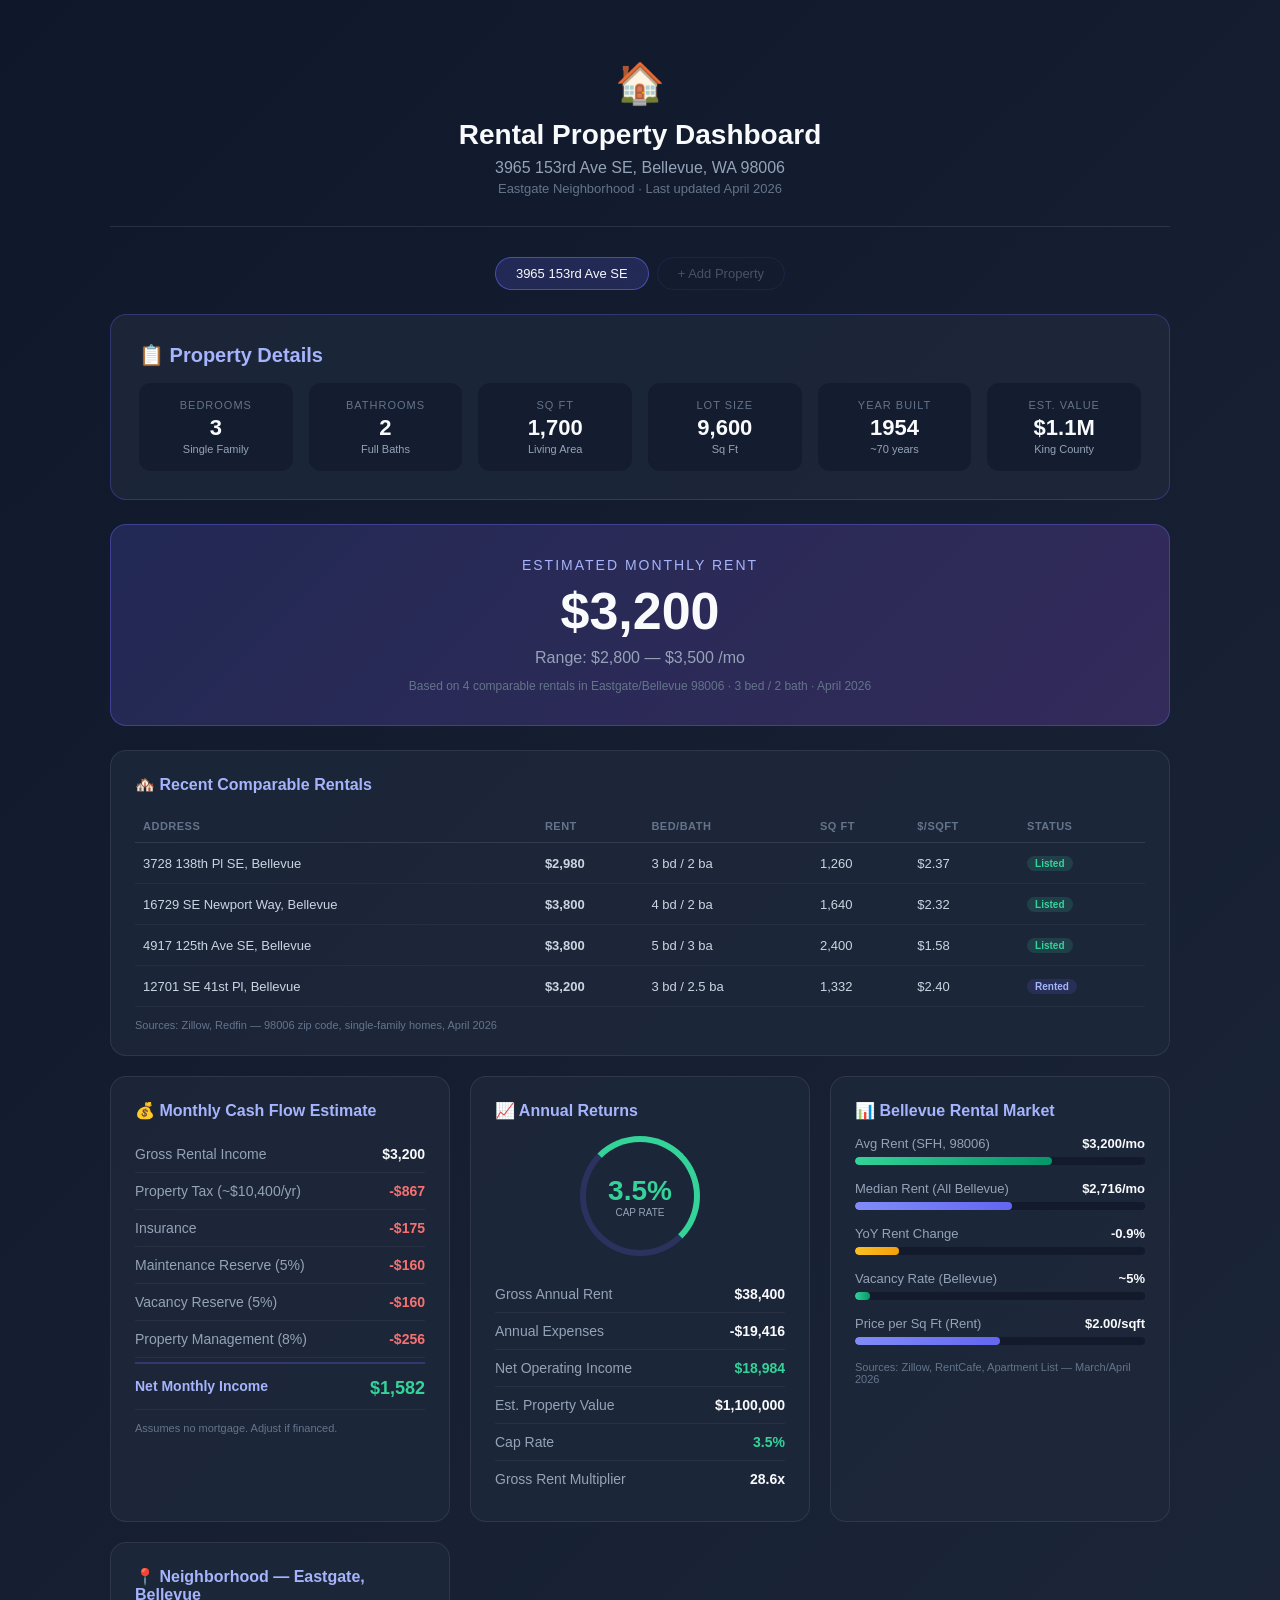
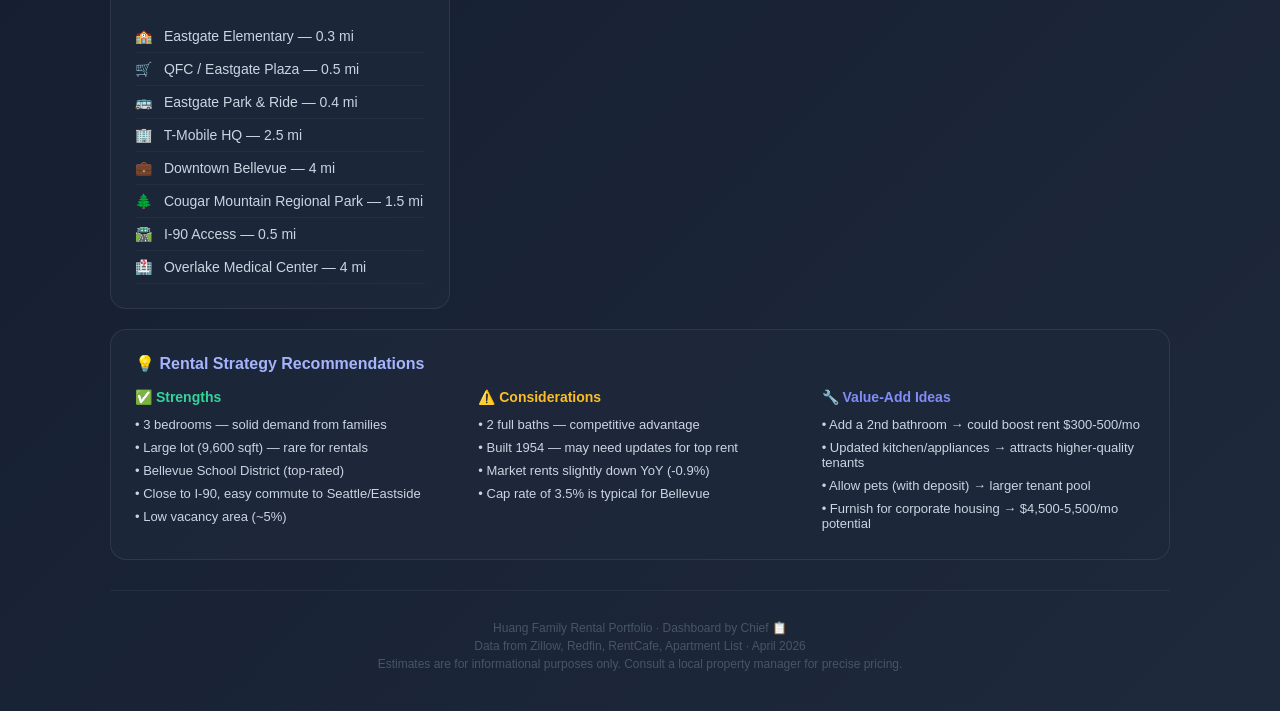
<file: rental/index.html>
<!DOCTYPE html>
<html lang="en">
<head>
    <meta charset="UTF-8">
    <meta name="viewport" content="width=device-width, initial-scale=1.0">
    <title>Rental Property Dashboard — 3965 153rd Ave SE, Bellevue</title>
    <style>
        * { margin: 0; padding: 0; box-sizing: border-box; }
        body {
            font-family: -apple-system, BlinkMacSystemFont, 'Segoe UI', Roboto, sans-serif;
            background: linear-gradient(135deg, #0f172a 0%, #1e293b 100%);
            color: #e2e8f0;
            min-height: 100vh;
        }
        .container { max-width: 1100px; margin: 0 auto; padding: 20px; }

        /* Header */
        .header {
            text-align: center;
            padding: 40px 20px 30px;
            border-bottom: 1px solid rgba(255,255,255,0.1);
            margin-bottom: 30px;
        }
        .header h1 { font-size: 28px; color: #f8fafc; margin-bottom: 8px; }
        .header .address { font-size: 16px; color: #94a3b8; margin-bottom: 4px; }
        .header .subtitle { font-size: 13px; color: #64748b; }
        .header .emoji-house { font-size: 40px; margin-bottom: 12px; }

        /* Property Details */
        .property-card {
            background: rgba(30, 41, 59, 0.8);
            border: 1px solid rgba(99, 102, 241, 0.3);
            border-radius: 16px;
            padding: 28px;
            margin-bottom: 24px;
        }
        .property-card h2 { font-size: 20px; margin-bottom: 16px; color: #a5b4fc; }
        .prop-grid {
            display: grid;
            grid-template-columns: repeat(auto-fit, minmax(140px, 1fr));
            gap: 16px;
        }
        .prop-item {
            background: rgba(15, 23, 42, 0.6);
            border-radius: 12px;
            padding: 16px;
            text-align: center;
        }
        .prop-item .label { font-size: 11px; color: #64748b; text-transform: uppercase; letter-spacing: 1px; }
        .prop-item .value { font-size: 22px; font-weight: 700; color: #f8fafc; margin-top: 4px; }
        .prop-item .sub { font-size: 11px; color: #94a3b8; margin-top: 2px; }

        /* Rent Estimate */
        .rent-hero {
            background: linear-gradient(135deg, rgba(99, 102, 241, 0.2), rgba(168, 85, 247, 0.2));
            border: 1px solid rgba(99, 102, 241, 0.4);
            border-radius: 16px;
            padding: 32px;
            text-align: center;
            margin-bottom: 24px;
        }
        .rent-hero .est-label { font-size: 14px; color: #a5b4fc; text-transform: uppercase; letter-spacing: 2px; }
        .rent-hero .est-price { font-size: 52px; font-weight: 800; color: #f8fafc; margin: 8px 0; }
        .rent-hero .est-range { font-size: 16px; color: #94a3b8; }
        .rent-hero .est-note { font-size: 12px; color: #64748b; margin-top: 12px; }

        /* Analysis Cards */
        .cards-grid {
            display: grid;
            grid-template-columns: repeat(auto-fit, minmax(320px, 1fr));
            gap: 20px;
            margin-bottom: 24px;
        }
        .card {
            background: rgba(30, 41, 59, 0.8);
            border: 1px solid rgba(255,255,255,0.08);
            border-radius: 16px;
            padding: 24px;
        }
        .card h3 { font-size: 16px; color: #a5b4fc; margin-bottom: 16px; }

        /* Financial Breakdown */
        .fin-row {
            display: flex;
            justify-content: space-between;
            padding: 10px 0;
            border-bottom: 1px solid rgba(255,255,255,0.05);
            font-size: 14px;
        }
        .fin-row:last-child { border-bottom: none; }
        .fin-row .fin-label { color: #94a3b8; }
        .fin-row .fin-value { color: #f8fafc; font-weight: 600; }
        .fin-row.total { border-top: 2px solid rgba(99,102,241,0.3); padding-top: 14px; margin-top: 4px; }
        .fin-row.total .fin-label { color: #a5b4fc; font-weight: 700; }
        .fin-row.total .fin-value { color: #34d399; font-weight: 800; font-size: 18px; }
        .fin-row.negative .fin-value { color: #f87171; }

        /* Comps */
        .comps-table {
            width: 100%;
            border-collapse: collapse;
            font-size: 13px;
        }
        .comps-table th {
            text-align: left;
            padding: 10px 8px;
            color: #64748b;
            font-size: 11px;
            text-transform: uppercase;
            letter-spacing: 0.5px;
            border-bottom: 1px solid rgba(255,255,255,0.1);
        }
        .comps-table td {
            padding: 12px 8px;
            border-bottom: 1px solid rgba(255,255,255,0.04);
            color: #cbd5e1;
        }
        .comps-table tr:hover td { background: rgba(99,102,241,0.05); }
        .comp-price { color: #34d399; font-weight: 700; }
        .comp-address { color: #f8fafc; font-weight: 500; }
        .comp-tag {
            display: inline-block;
            padding: 2px 8px;
            border-radius: 9999px;
            font-size: 10px;
            font-weight: 600;
        }
        .tag-active { background: rgba(52,211,153,0.15); color: #34d399; }
        .tag-rented { background: rgba(99,102,241,0.15); color: #a5b4fc; }

        /* Market Insights */
        .insight-bar {
            margin-bottom: 16px;
        }
        .insight-bar .bar-header {
            display: flex;
            justify-content: space-between;
            font-size: 13px;
            margin-bottom: 6px;
        }
        .insight-bar .bar-header .bar-label { color: #94a3b8; }
        .insight-bar .bar-header .bar-value { color: #f8fafc; font-weight: 600; }
        .bar-track {
            height: 8px;
            background: rgba(15,23,42,0.8);
            border-radius: 4px;
            overflow: hidden;
        }
        .bar-fill {
            height: 100%;
            border-radius: 4px;
            transition: width 1s ease;
        }
        .bar-green { background: linear-gradient(90deg, #34d399, #059669); }
        .bar-blue { background: linear-gradient(90deg, #818cf8, #6366f1); }
        .bar-amber { background: linear-gradient(90deg, #fbbf24, #f59e0b); }

        /* Neighborhood */
        .amenity-list { list-style: none; }
        .amenity-list li {
            padding: 8px 0;
            border-bottom: 1px solid rgba(255,255,255,0.04);
            font-size: 14px;
            color: #cbd5e1;
        }
        .amenity-list li span { margin-right: 8px; }

        /* Footer */
        .footer {
            text-align: center;
            padding: 30px 0 20px;
            font-size: 12px;
            color: #475569;
            border-top: 1px solid rgba(255,255,255,0.05);
            margin-top: 30px;
        }

        /* Property selector for future */
        .property-tabs {
            display: flex;
            gap: 8px;
            justify-content: center;
            margin-bottom: 24px;
            flex-wrap: wrap;
        }
        .prop-tab {
            padding: 8px 20px;
            border-radius: 9999px;
            font-size: 13px;
            cursor: pointer;
            border: 1px solid rgba(99,102,241,0.3);
            background: transparent;
            color: #94a3b8;
            transition: all 0.2s;
        }
        .prop-tab.active {
            background: rgba(99,102,241,0.2);
            color: #f8fafc;
            border-color: rgba(99,102,241,0.6);
        }
        .prop-tab:hover { border-color: rgba(99,102,241,0.5); color: #e2e8f0; }

        /* ROI gauge */
        .roi-circle {
            width: 120px;
            height: 120px;
            border-radius: 50%;
            border: 6px solid rgba(99,102,241,0.2);
            border-top-color: #34d399;
            border-right-color: #34d399;
            display: flex;
            align-items: center;
            justify-content: center;
            flex-direction: column;
            margin: 0 auto 16px;
        }
        .roi-circle .roi-val { font-size: 28px; font-weight: 800; color: #34d399; }
        .roi-circle .roi-label { font-size: 10px; color: #94a3b8; }

        /* Responsive */
        @media (max-width: 640px) {
            .container { padding: 12px; }
            .header h1 { font-size: 22px; }
            .rent-hero .est-price { font-size: 40px; }
            .prop-grid { grid-template-columns: repeat(2, 1fr); }
            .cards-grid { grid-template-columns: 1fr; }
            .comps-table { font-size: 11px; }
            .comps-table th, .comps-table td { padding: 8px 4px; }
        }
    </style>
</head>
<body>

<div class="container">

    <!-- Header -->
    <div class="header">
        <div class="emoji-house">🏠</div>
        <h1>Rental Property Dashboard</h1>
        <div class="address">3965 153rd Ave SE, Bellevue, WA 98006</div>
        <div class="subtitle">Eastgate Neighborhood · Last updated April 2026</div>
    </div>

    <!-- Property Tabs (for future multi-property) -->
    <div class="property-tabs">
        <div class="prop-tab active" onclick="selectProperty(0)">3965 153rd Ave SE</div>
        <div class="prop-tab" style="opacity:0.4; cursor:default;">+ Add Property</div>
    </div>

    <!-- Property Details -->
    <div class="property-card">
        <h2>📋 Property Details</h2>
        <div class="prop-grid">
            <div class="prop-item">
                <div class="label">Bedrooms</div>
                <div class="value">3</div>
                <div class="sub">Single Family</div>
            </div>
            <div class="prop-item">
                <div class="label">Bathrooms</div>
                <div class="value">2</div>
                <div class="sub">Full Baths</div>
            </div>
            <div class="prop-item">
                <div class="label">Sq Ft</div>
                <div class="value">1,700</div>
                <div class="sub">Living Area</div>
            </div>
            <div class="prop-item">
                <div class="label">Lot Size</div>
                <div class="value">9,600</div>
                <div class="sub">Sq Ft</div>
            </div>
            <div class="prop-item">
                <div class="label">Year Built</div>
                <div class="value">1954</div>
                <div class="sub">~70 years</div>
            </div>
            <div class="prop-item">
                <div class="label">Est. Value</div>
                <div class="value">$1.1M</div>
                <div class="sub">King County</div>
            </div>
        </div>
    </div>

    <!-- Rent Estimate -->
    <div class="rent-hero">
        <div class="est-label">Estimated Monthly Rent</div>
        <div class="est-price">$3,200</div>
        <div class="est-range">Range: $2,800 — $3,500 /mo</div>
        <div class="est-note">Based on 4 comparable rentals in Eastgate/Bellevue 98006 · 3 bed / 2 bath · April 2026</div>
    </div>

    <!-- Cards Grid -->
    <div class="cards-grid">

        <!-- Comparable Rentals -->
        <div class="card" style="grid-column: 1 / -1;">
            <h3>🏘️ Recent Comparable Rentals</h3>
            <div style="overflow-x: auto;">
            <table class="comps-table">
                <thead>
                    <tr>
                        <th>Address</th>
                        <th>Rent</th>
                        <th>Bed/Bath</th>
                        <th>Sq Ft</th>
                        <th>$/SqFt</th>
                        <th>Status</th>
                    </tr>
                </thead>
                <tbody>
                    <tr>
                        <td class="comp-address">3728 138th Pl SE, Bellevue</td>
                        <td class="comp-price">$2,980</td>
                        <td>3 bd / 2 ba</td>
                        <td>1,260</td>
                        <td>$2.37</td>
                        <td><span class="comp-tag tag-active">Listed</span></td>
                    </tr>
                    <tr>
                        <td class="comp-address">16729 SE Newport Way, Bellevue</td>
                        <td class="comp-price">$3,800</td>
                        <td>4 bd / 2 ba</td>
                        <td>1,640</td>
                        <td>$2.32</td>
                        <td><span class="comp-tag tag-active">Listed</span></td>
                    </tr>
                    <tr>
                        <td class="comp-address">4917 125th Ave SE, Bellevue</td>
                        <td class="comp-price">$3,800</td>
                        <td>5 bd / 3 ba</td>
                        <td>2,400</td>
                        <td>$1.58</td>
                        <td><span class="comp-tag tag-active">Listed</span></td>
                    </tr>
                    <tr>
                        <td class="comp-address">12701 SE 41st Pl, Bellevue</td>
                        <td class="comp-price">$3,200</td>
                        <td>3 bd / 2.5 ba</td>
                        <td>1,332</td>
                        <td>$2.40</td>
                        <td><span class="comp-tag tag-rented">Rented</span></td>
                    </tr>
                </tbody>
            </table>
            </div>
            <p style="font-size: 11px; color: #64748b; margin-top: 12px;">
                Sources: Zillow, Redfin — 98006 zip code, single-family homes, April 2026
            </p>
        </div>

        <!-- Monthly Cash Flow -->
        <div class="card">
            <h3>💰 Monthly Cash Flow Estimate</h3>
            <div class="fin-row">
                <span class="fin-label">Gross Rental Income</span>
                <span class="fin-value">$3,200</span>
            </div>
            <div class="fin-row negative">
                <span class="fin-label">Property Tax (~$10,400/yr)</span>
                <span class="fin-value">-$867</span>
            </div>
            <div class="fin-row negative">
                <span class="fin-label">Insurance</span>
                <span class="fin-value">-$175</span>
            </div>
            <div class="fin-row negative">
                <span class="fin-label">Maintenance Reserve (5%)</span>
                <span class="fin-value">-$160</span>
            </div>
            <div class="fin-row negative">
                <span class="fin-label">Vacancy Reserve (5%)</span>
                <span class="fin-value">-$160</span>
            </div>
            <div class="fin-row negative">
                <span class="fin-label">Property Management (8%)</span>
                <span class="fin-value">-$256</span>
            </div>
            <div class="fin-row total">
                <span class="fin-label">Net Monthly Income</span>
                <span class="fin-value">$1,582</span>
            </div>
            <p style="font-size: 11px; color: #64748b; margin-top: 12px;">
                Assumes no mortgage. Adjust if financed.
            </p>
        </div>

        <!-- Annual Returns -->
        <div class="card">
            <h3>📈 Annual Returns</h3>
            <div style="text-align: center; margin-bottom: 20px;">
                <div class="roi-circle">
                    <div class="roi-val">3.5%</div>
                    <div class="roi-label">CAP RATE</div>
                </div>
            </div>
            <div class="fin-row">
                <span class="fin-label">Gross Annual Rent</span>
                <span class="fin-value">$38,400</span>
            </div>
            <div class="fin-row">
                <span class="fin-label">Annual Expenses</span>
                <span class="fin-value">-$19,416</span>
            </div>
            <div class="fin-row">
                <span class="fin-label">Net Operating Income</span>
                <span class="fin-value" style="color: #34d399;">$18,984</span>
            </div>
            <div class="fin-row">
                <span class="fin-label">Est. Property Value</span>
                <span class="fin-value">$1,100,000</span>
            </div>
            <div class="fin-row">
                <span class="fin-label">Cap Rate</span>
                <span class="fin-value" style="color: #34d399;">3.5%</span>
            </div>
            <div class="fin-row">
                <span class="fin-label">Gross Rent Multiplier</span>
                <span class="fin-value">28.6x</span>
            </div>
        </div>

        <!-- Market Context -->
        <div class="card">
            <h3>📊 Bellevue Rental Market</h3>
            <div class="insight-bar">
                <div class="bar-header">
                    <span class="bar-label">Avg Rent (SFH, 98006)</span>
                    <span class="bar-value">$3,200/mo</span>
                </div>
                <div class="bar-track"><div class="bar-fill bar-green" style="width: 68%;"></div></div>
            </div>
            <div class="insight-bar">
                <div class="bar-header">
                    <span class="bar-label">Median Rent (All Bellevue)</span>
                    <span class="bar-value">$2,716/mo</span>
                </div>
                <div class="bar-track"><div class="bar-fill bar-blue" style="width: 54%;"></div></div>
            </div>
            <div class="insight-bar">
                <div class="bar-header">
                    <span class="bar-label">YoY Rent Change</span>
                    <span class="bar-value">-0.9%</span>
                </div>
                <div class="bar-track"><div class="bar-fill bar-amber" style="width: 15%;"></div></div>
            </div>
            <div class="insight-bar">
                <div class="bar-header">
                    <span class="bar-label">Vacancy Rate (Bellevue)</span>
                    <span class="bar-value">~5%</span>
                </div>
                <div class="bar-track"><div class="bar-fill bar-green" style="width: 5%;"></div></div>
            </div>
            <div class="insight-bar">
                <div class="bar-header">
                    <span class="bar-label">Price per Sq Ft (Rent)</span>
                    <span class="bar-value">$2.00/sqft</span>
                </div>
                <div class="bar-track"><div class="bar-fill bar-blue" style="width: 50%;"></div></div>
            </div>
            <p style="font-size: 11px; color: #64748b; margin-top: 12px;">
                Sources: Zillow, RentCafe, Apartment List — March/April 2026
            </p>
        </div>

        <!-- Neighborhood -->
        <div class="card">
            <h3>📍 Neighborhood — Eastgate, Bellevue</h3>
            <ul class="amenity-list">
                <li><span>🏫</span> Eastgate Elementary — 0.3 mi</li>
                <li><span>🛒</span> QFC / Eastgate Plaza — 0.5 mi</li>
                <li><span>🚌</span> Eastgate Park & Ride — 0.4 mi</li>
                <li><span>🏢</span> T-Mobile HQ — 2.5 mi</li>
                <li><span>💼</span> Downtown Bellevue — 4 mi</li>
                <li><span>🌲</span> Cougar Mountain Regional Park — 1.5 mi</li>
                <li><span>🛣️</span> I-90 Access — 0.5 mi</li>
                <li><span>🏥</span> Overlake Medical Center — 4 mi</li>
            </ul>
        </div>

        <!-- Rental Strategy -->
        <div class="card" style="grid-column: 1 / -1;">
            <h3>💡 Rental Strategy Recommendations</h3>
            <div style="display: grid; grid-template-columns: repeat(auto-fit, minmax(280px, 1fr)); gap: 20px;">
                <div>
                    <h4 style="color: #34d399; font-size: 14px; margin-bottom: 8px;">✅ Strengths</h4>
                    <ul style="list-style: none; font-size: 13px; color: #cbd5e1;">
                        <li style="padding: 4px 0;">• 3 bedrooms — solid demand from families</li>
                        <li style="padding: 4px 0;">• Large lot (9,600 sqft) — rare for rentals</li>
                        <li style="padding: 4px 0;">• Bellevue School District (top-rated)</li>
                        <li style="padding: 4px 0;">• Close to I-90, easy commute to Seattle/Eastside</li>
                        <li style="padding: 4px 0;">• Low vacancy area (~5%)</li>
                    </ul>
                </div>
                <div>
                    <h4 style="color: #fbbf24; font-size: 14px; margin-bottom: 8px;">⚠️ Considerations</h4>
                    <ul style="list-style: none; font-size: 13px; color: #cbd5e1;">
                        <li style="padding: 4px 0;">• 2 full baths — competitive advantage</li>
                        <li style="padding: 4px 0;">• Built 1954 — may need updates for top rent</li>
                        <li style="padding: 4px 0;">• Market rents slightly down YoY (-0.9%)</li>
                        <li style="padding: 4px 0;">• Cap rate of 3.5% is typical for Bellevue</li>
                    </ul>
                </div>
                <div>
                    <h4 style="color: #818cf8; font-size: 14px; margin-bottom: 8px;">🔧 Value-Add Ideas</h4>
                    <ul style="list-style: none; font-size: 13px; color: #cbd5e1;">
                        <li style="padding: 4px 0;">• Add a 2nd bathroom → could boost rent $300-500/mo</li>
                        <li style="padding: 4px 0;">• Updated kitchen/appliances → attracts higher-quality tenants</li>
                        <li style="padding: 4px 0;">• Allow pets (with deposit) → larger tenant pool</li>
                        <li style="padding: 4px 0;">• Furnish for corporate housing → $4,500-5,500/mo potential</li>
                    </ul>
                </div>
            </div>
        </div>

    </div>

    <!-- Footer -->
    <div class="footer">
        <p>Huang Family Rental Portfolio · Dashboard by Chief 📋</p>
        <p style="margin-top: 4px;">Data from Zillow, Redfin, RentCafe, Apartment List · April 2026</p>
        <p style="margin-top: 4px;">Estimates are for informational purposes only. Consult a local property manager for precise pricing.</p>
    </div>

</div>

<script>
    function selectProperty(idx) {
        document.querySelectorAll('.prop-tab').forEach((t, i) => {
            t.classList.toggle('active', i === idx);
        });
    }

    // Animate bars on load
    window.addEventListener('load', () => {
        document.querySelectorAll('.bar-fill').forEach(bar => {
            const w = bar.style.width;
            bar.style.width = '0%';
            setTimeout(() => { bar.style.width = w; }, 200);
        });
    });
</script>

</body>
</html>
</file>
